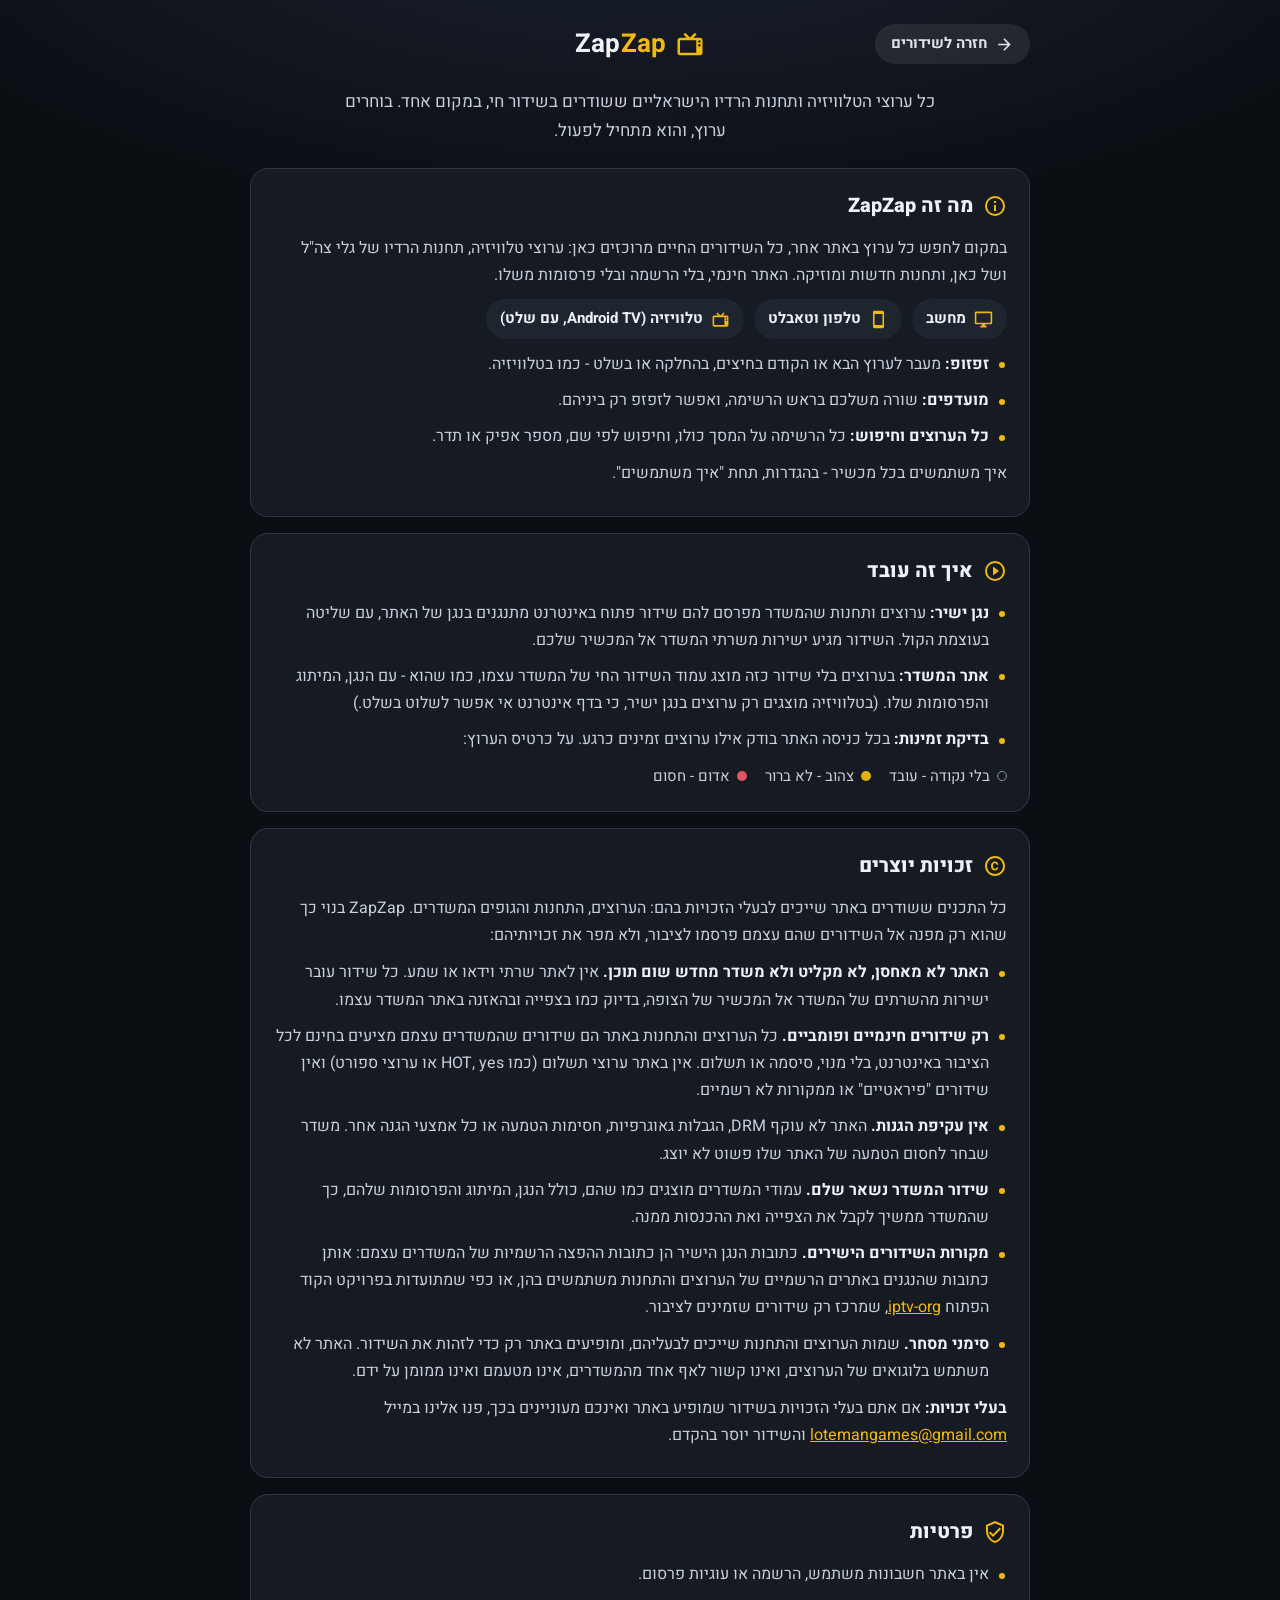
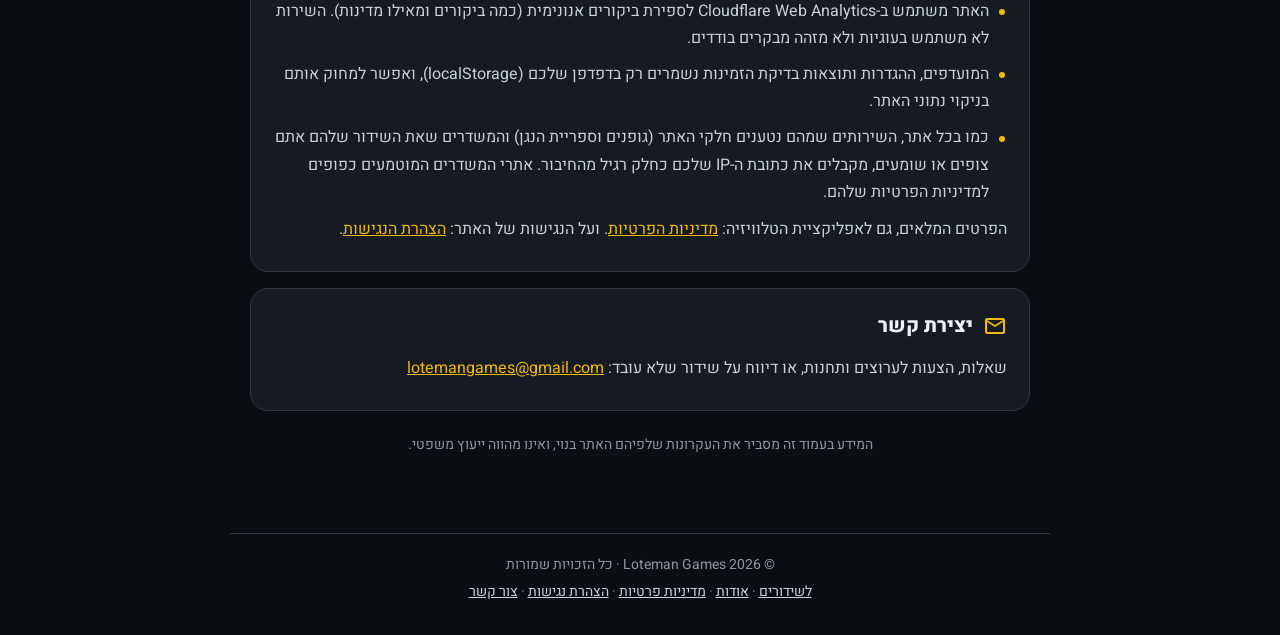
<file: about.html>
<!DOCTYPE html>
<html lang="he" dir="rtl">
<head>
<meta charset="UTF-8">
<meta name="viewport" content="width=device-width, initial-scale=1.0">
<title>אודות - ZapZap</title>
<meta name="description" content="מה זה ZapZap, איך הוא עובד ועל אילו מכשירים, מאיפה מגיעים השידורים, זכויות יוצרים, פרטיות ויצירת קשר.">
<link rel="canonical" href="https://zapzap.loteman.com/about">
<meta property="og:type" content="website">
<meta property="og:site_name" content="ZapZap">
<meta property="og:title" content="אודות - ZapZap">
<meta property="og:description" content="מה זה ZapZap, איך הוא עובד ועל אילו מכשירים, מאיפה מגיעים השידורים, זכויות יוצרים, פרטיות ויצירת קשר.">
<meta property="og:url" content="https://zapzap.loteman.com/about">
<meta property="og:image" content="https://zapzap.loteman.com/og-image.png">
<meta property="og:image:width" content="1200">
<meta property="og:image:height" content="630">
<meta property="og:image:alt" content="הלוגו של ZapZap - טלוויזיה ורדיו ישראליים בשידור חי">
<meta property="og:locale" content="he_IL">
<meta name="twitter:card" content="summary_large_image">
<meta name="theme-color" content="#0b0e13">
<link rel="icon" type="image/png" sizes="192x192" href="icons/icon-192.png">
<link rel="preconnect" href="https://fonts.googleapis.com">
<link href="https://fonts.googleapis.com/css2?family=Heebo:wght@400;500;700;800;900&display=swap" rel="stylesheet">
<link rel="stylesheet" href="page.css?v=2">
<script src="page.js?v=2"></script>
</head>
<body>

<!-- Material Design Icons (Apache-2.0), as in the interface -->
<svg width="0" height="0" style="position:absolute" aria-hidden="true">
  <symbol id="i-tv" viewBox="0 0 24 24"><path d="M8.16 3L6.75 4.41L9.34 7H4c-1.11 0-2 .89-2 2v10c0 1.11.89 2 2 2h16c1.11 0 2-.89 2-2V9c0-1.11-.89-2-2-2h-5.34l2.59-2.59L15.84 3L12 6.84zM4 9h13v10H4zm15.5 0a1 1 0 0 1 1 1a1 1 0 0 1-1 1a1 1 0 0 1-1-1a1 1 0 0 1 1-1m0 3a1 1 0 0 1 1 1a1 1 0 0 1-1 1a1 1 0 0 1-1-1a1 1 0 0 1 1-1"/></symbol>
  <symbol id="i-back" viewBox="0 0 24 24"><path d="M4 11v2h12l-5.5 5.5l1.42 1.42L19.84 12l-7.92-7.92L10.5 5.5L16 11z"/></symbol>
  <symbol id="i-info" viewBox="0 0 24 24"><path d="M11 9h2V7h-2m1 13c-4.41 0-8-3.59-8-8s3.59-8 8-8s8 3.59 8 8s-3.59 8-8 8m0-18A10 10 0 0 0 2 12a10 10 0 0 0 10 10a10 10 0 0 0 10-10A10 10 0 0 0 12 2m-1 15h2v-6h-2z"/></symbol>
  <symbol id="i-play" viewBox="0 0 24 24"><path d="M10 16.5l6-4.5l-6-4.5M12 20c-4.41 0-8-3.59-8-8s3.59-8 8-8s8 3.59 8 8s-3.59 8-8 8m0-18A10 10 0 0 0 2 12a10 10 0 0 0 10 10a10 10 0 0 0 10-10A10 10 0 0 0 12 2"/></symbol>
  <symbol id="i-star" viewBox="0 0 24 24"><path d="M12 17.27L18.18 21l-1.64-7.03L22 9.24l-7.19-.62L12 2L9.19 8.62L2 9.24l5.45 4.73L5.82 21z"/></symbol>
  <symbol id="i-copyright" viewBox="0 0 24 24"><path d="M10.08 10.86c.05-.33.16-.62.3-.87s.34-.46.59-.62c.24-.15.54-.22.91-.23c.23.01.44.05.63.13c.2.09.38.21.52.36s.25.33.34.53s.13.42.14.64h1.79c-.02-.47-.11-.9-.28-1.29s-.4-.73-.7-1.01s-.66-.5-1.08-.66s-.88-.23-1.39-.23c-.65 0-1.22.11-1.7.34s-.88.53-1.2.92s-.56.84-.71 1.36S8 11.29 8 11.87v.27c0 .58.08 1.12.23 1.64s.39.97.71 1.35s.72.69 1.2.91s1.05.34 1.7.34c.47 0 .91-.08 1.32-.23s.77-.36 1.08-.63s.56-.58.74-.94s.29-.74.3-1.15h-1.79c-.01.21-.06.4-.15.58s-.21.33-.36.46s-.32.23-.52.3c-.19.07-.39.09-.6.1c-.36-.01-.66-.08-.89-.23c-.25-.16-.45-.37-.59-.62s-.25-.55-.3-.88s-.08-.67-.08-1v-.27c0-.35.03-.68.08-1.01M12 2C6.48 2 2 6.48 2 12s4.48 10 10 10s10-4.48 10-10S17.52 2 12 2m0 18c-4.41 0-8-3.59-8-8s3.59-8 8-8s8 3.59 8 8s-3.59 8-8 8"/></symbol>
  <symbol id="i-shield" viewBox="0 0 24 24"><path d="M21 11c0 5.55-3.84 10.74-9 12c-5.16-1.26-9-6.45-9-12V5l9-4l9 4zm-9 10c3.75-1 7-5.46 7-9.78V6.3l-7-3.12L5 6.3v4.92C5 15.54 8.25 20 12 21m-2-4l-4-4l1.41-1.41L10 14.17l6.59-6.59L18 9"/></symbol>
  <symbol id="i-mail" viewBox="0 0 24 24"><path d="M22 6c0-1.1-.9-2-2-2H4c-1.1 0-2 .9-2 2v12c0 1.1.9 2 2 2h16c1.1 0 2-.9 2-2zm-2 0l-8 5l-8-5zm0 12H4V8l8 5l8-5z"/></symbol>
  <symbol id="i-desktop" viewBox="0 0 24 24"><path d="M21 16H3V4h18m0-2H3c-1.11 0-2 .89-2 2v12a2 2 0 0 0 2 2h7v2H8v2h8v-2h-2v-2h7a2 2 0 0 0 2-2V4c0-1.11-.9-2-2-2"/></symbol>
  <symbol id="i-phone" viewBox="0 0 24 24"><path d="M17 19H7V5h10m0-4H7c-1.11 0-2 .89-2 2v18a2 2 0 0 0 2 2h10a2 2 0 0 0 2-2V3a2 2 0 0 0-2-2"/></symbol>
</svg>

<header class="top">
  <a class="back" href="./"><svg class="icon"><use href="#i-back"/></svg><span>חזרה לשידורים</span></a>
  <a class="logo" href="./" title="לשידורים"><svg class="icon"><use href="#i-tv"/></svg><b>Zap<span>Zap</span></b></a>
</header>

<main>
  <p class="intro">כל ערוצי הטלוויזיה ותחנות הרדיו הישראליים ששודרים בשידור חי, במקום אחד. בוחרים ערוץ, והוא מתחיל לפעול.</p>
  <p class="tv-hint">"חזור" בשלט - חזרה לשידורים · ▲▼ - גלילה</p>

  <section>
    <h2><svg class="icon"><use href="#i-info"/></svg>מה זה ZapZap</h2>
    <p>במקום לחפש כל ערוץ באתר אחר, כל השידורים החיים מרוכזים כאן: ערוצי טלוויזיה, תחנות הרדיו של גלי צה"ל ושל כאן, ותחנות חדשות ומוזיקה. האתר חינמי, בלי הרשמה ובלי פרסומות משלו.</p>
    <div class="devices">
      <span class="device"><svg class="icon"><use href="#i-desktop"/></svg>מחשב</span>
      <span class="device"><svg class="icon"><use href="#i-phone"/></svg>טלפון וטאבלט</span>
      <span class="device"><svg class="icon"><use href="#i-tv"/></svg>טלוויזיה (Android TV, עם שלט)</span>
    </div>
    <ul>
      <li><strong>זפזופ:</strong> מעבר לערוץ הבא או הקודם בחיצים, בהחלקה או בשלט - כמו בטלוויזיה.</li>
      <li><strong>מועדפים:</strong> שורה משלכם בראש הרשימה, ואפשר לזפזפ רק ביניהם.</li>
      <li><strong>כל הערוצים וחיפוש:</strong> כל הרשימה על המסך כולו, וחיפוש לפי שם, מספר אפיק או תדר.</li>
    </ul>
    <p>איך משתמשים בכל מכשיר - בהגדרות, תחת "איך משתמשים".</p>
  </section>

  <section>
    <h2><svg class="icon"><use href="#i-play"/></svg>איך זה עובד</h2>
    <ul>
      <li><strong>נגן ישיר:</strong> ערוצים ותחנות שהמשדר מפרסם להם שידור פתוח באינטרנט מתנגנים בנגן של האתר, עם שליטה בעוצמת הקול. השידור מגיע ישירות משרתי המשדר אל המכשיר שלכם.</li>
      <li><strong>אתר המשדר:</strong> בערוצים בלי שידור כזה מוצג עמוד השידור החי של המשדר עצמו, כמו שהוא - עם הנגן, המיתוג והפרסומות שלו. (בטלוויזיה מוצגים רק ערוצים בנגן ישיר, כי בדף אינטרנט אי אפשר לשלוט בשלט.)</li>
      <li><strong>בדיקת זמינות:</strong> בכל כניסה האתר בודק אילו ערוצים זמינים כרגע. על כרטיס הערוץ:</li>
    </ul>
    <div class="dots">
      <span class="dot-item"><span class="dot none"></span>בלי נקודה - עובד</span>
      <span class="dot-item"><span class="dot timeout"></span>צהוב - לא ברור</span>
      <span class="dot-item"><span class="dot blocked"></span>אדום - חסום</span>
    </div>
  </section>

  <section>
    <h2><svg class="icon"><use href="#i-copyright"/></svg>זכויות יוצרים</h2>
    <p>כל התכנים ששודרים באתר שייכים לבעלי הזכויות בהם: הערוצים, התחנות והגופים המשדרים. ZapZap בנוי כך שהוא רק מפנה אל השידורים שהם עצמם פרסמו לציבור, ולא מפר את זכויותיהם:</p>
    <ul>
      <li><strong>האתר לא מאחסן, לא מקליט ולא משדר מחדש שום תוכן.</strong> אין לאתר שרתי וידאו או שמע. כל שידור עובר ישירות מהשרתים של המשדר אל המכשיר של הצופה, בדיוק כמו בצפייה ובהאזנה באתר המשדר עצמו.</li>
      <li><strong>רק שידורים חינמיים ופומביים.</strong> כל הערוצים והתחנות באתר הם שידורים שהמשדרים עצמם מציעים בחינם לכל הציבור באינטרנט, בלי מנוי, סיסמה או תשלום. אין באתר ערוצי תשלום (כמו HOT, yes או ערוצי ספורט) ואין שידורים "פיראטיים" או ממקורות לא רשמיים.</li>
      <li><strong>אין עקיפת הגנות.</strong> האתר לא עוקף DRM, הגבלות גאוגרפיות, חסימות הטמעה או כל אמצעי הגנה אחר. משדר שבחר לחסום הטמעה של האתר שלו פשוט לא יוצג.</li>
      <li><strong>שידור המשדר נשאר שלם.</strong> עמודי המשדרים מוצגים כמו שהם, כולל הנגן, המיתוג והפרסומות שלהם, כך שהמשדר ממשיך לקבל את הצפייה ואת ההכנסות ממנה.</li>
      <li><strong>מקורות השידורים הישירים.</strong> כתובות הנגן הישיר הן כתובות ההפצה הרשמיות של המשדרים עצמם: אותן כתובות שהנגנים באתרים הרשמיים של הערוצים והתחנות משתמשים בהן, או כפי שמתועדות בפרויקט הקוד הפתוח <a href="https://github.com/iptv-org/iptv" target="_blank" rel="noopener">iptv-org</a>, שמרכז רק שידורים שזמינים לציבור.</li>
      <li><strong>סימני מסחר.</strong> שמות הערוצים והתחנות שייכים לבעליהם, ומופיעים באתר רק כדי לזהות את השידור. האתר לא משתמש בלוגואים של הערוצים, ואינו קשור לאף אחד מהמשדרים, אינו מטעמם ואינו ממומן על ידם.</li>
    </ul>
    <p><strong>בעלי זכויות:</strong> אם אתם בעלי הזכויות בשידור שמופיע באתר ואינכם מעוניינים בכך, פנו אלינו במייל <a href="mailto:lotemangames@gmail.com">lotemangames@gmail.com</a> והשידור יוסר בהקדם.</p>
  </section>

  <section>
    <h2><svg class="icon"><use href="#i-shield"/></svg>פרטיות</h2>
    <ul>
      <li>אין באתר חשבונות משתמש, הרשמה או עוגיות פרסום.</li>
      <li>האתר משתמש ב-Cloudflare Web Analytics לספירת ביקורים אנונימית (כמה ביקורים ומאילו מדינות). השירות לא משתמש בעוגיות ולא מזהה מבקרים בודדים.</li>
      <li>המועדפים, ההגדרות ותוצאות בדיקת הזמינות נשמרים רק בדפדפן שלכם (localStorage), ואפשר למחוק אותם בניקוי נתוני האתר.</li>
      <li>כמו בכל אתר, השירותים שמהם נטענים חלקי האתר (גופנים וספריית הנגן) והמשדרים שאת השידור שלהם אתם צופים או שומעים, מקבלים את כתובת ה-IP שלכם כחלק רגיל מהחיבור. אתרי המשדרים המוטמעים כפופים למדיניות הפרטיות שלהם.</li>
    </ul>
    <p>הפרטים המלאים, גם לאפליקציית הטלוויזיה: <a href="privacy.html" data-page>מדיניות הפרטיות</a>. ועל הנגישות של האתר: <a href="accessibility.html" data-page>הצהרת הנגישות</a>.</p>
  </section>

  <section>
    <h2><svg class="icon"><use href="#i-mail"/></svg>יצירת קשר</h2>
    <p>שאלות, הצעות לערוצים ותחנות, או דיווח על שידור שלא עובד: <a href="mailto:lotemangames@gmail.com">lotemangames@gmail.com</a></p>
  </section>

  <p class="note">המידע בעמוד זה מסביר את העקרונות שלפיהם האתר בנוי, ואינו מהווה ייעוץ משפטי.</p>
</main>

<footer class="site-footer">
  <div>© <span class="year">2026</span> Loteman Games · כל הזכויות שמורות</div>
  <nav>
    <a href="./">לשידורים</a> ·
    <a href="about.html" data-page>אודות</a> ·
    <a href="privacy.html" data-page>מדיניות פרטיות</a> ·
    <a href="accessibility.html" data-page>הצהרת נגישות</a> ·
    <a href="mailto:lotemangames@gmail.com">צור קשר</a>
  </nav>
</footer>

</body>
</html>
</file>
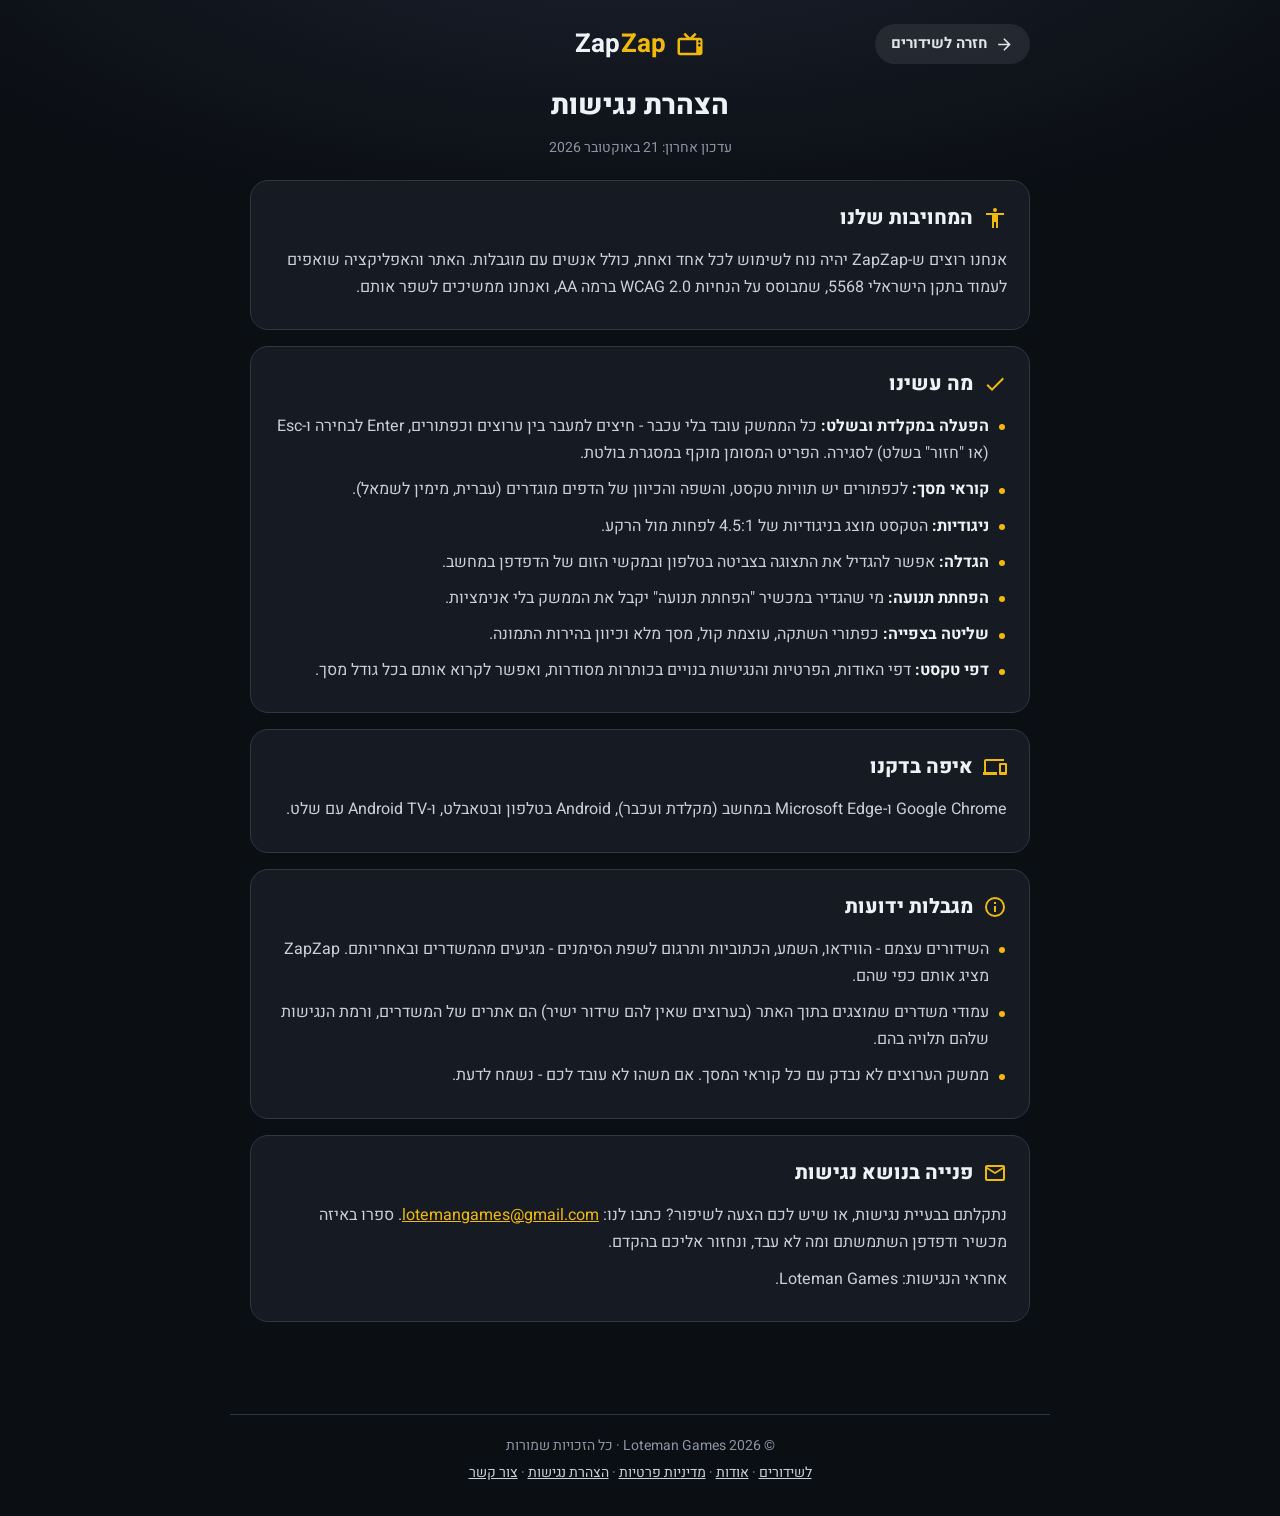
<file: accessibility.html>
<!DOCTYPE html>
<html lang="he" dir="rtl">
<head>
<meta charset="UTF-8">
<meta name="viewport" content="width=device-width, initial-scale=1.0">
<title>הצהרת נגישות - ZapZap</title>
<meta name="description" content="הצהרת הנגישות של ZapZap: מה נעשה כדי שהאתר והאפליקציה יהיו נגישים, על אילו מכשירים נבדקו, מגבלות ידועות ואיך פונים אלינו בנושא נגישות.">
<link rel="canonical" href="https://zapzap.loteman.com/accessibility">
<meta property="og:type" content="website">
<meta property="og:site_name" content="ZapZap">
<meta property="og:title" content="הצהרת נגישות - ZapZap">
<meta property="og:description" content="הצהרת הנגישות של ZapZap: מה נעשה כדי שהאתר והאפליקציה יהיו נגישים, על אילו מכשירים נבדקו, מגבלות ידועות ואיך פונים אלינו בנושא נגישות.">
<meta property="og:url" content="https://zapzap.loteman.com/accessibility">
<meta property="og:image" content="https://zapzap.loteman.com/og-image.png">
<meta property="og:image:width" content="1200">
<meta property="og:image:height" content="630">
<meta property="og:image:alt" content="הלוגו של ZapZap - טלוויזיה ורדיו ישראליים בשידור חי">
<meta property="og:locale" content="he_IL">
<meta name="twitter:card" content="summary_large_image">
<meta name="theme-color" content="#0b0e13">
<link rel="icon" type="image/png" sizes="192x192" href="icons/icon-192.png">
<link rel="preconnect" href="https://fonts.googleapis.com">
<link href="https://fonts.googleapis.com/css2?family=Heebo:wght@400;500;700;800;900&display=swap" rel="stylesheet">
<link rel="stylesheet" href="page.css?v=2">
<script src="page.js?v=2"></script>
</head>
<body>

<!-- Material Design Icons (Apache-2.0), as in the interface -->
<svg width="0" height="0" style="position:absolute" aria-hidden="true">
  <symbol id="i-tv" viewBox="0 0 24 24"><path d="M8.16 3L6.75 4.41L9.34 7H4c-1.11 0-2 .89-2 2v10c0 1.11.89 2 2 2h16c1.11 0 2-.89 2-2V9c0-1.11-.89-2-2-2h-5.34l2.59-2.59L15.84 3L12 6.84zM4 9h13v10H4zm15.5 0a1 1 0 0 1 1 1a1 1 0 0 1-1 1a1 1 0 0 1-1-1a1 1 0 0 1 1-1m0 3a1 1 0 0 1 1 1a1 1 0 0 1-1 1a1 1 0 0 1-1-1a1 1 0 0 1 1-1"/></symbol>
  <symbol id="i-back" viewBox="0 0 24 24"><path d="M4 11v2h12l-5.5 5.5l1.42 1.42L19.84 12l-7.92-7.92L10.5 5.5L16 11z"/></symbol>
  <symbol id="i-access" viewBox="0 0 24 24"><path d="M21 9h-6v13h-2v-6h-2v6H9V9H3V7h18M12 2a2 2 0 0 1 2 2a2 2 0 0 1-2 2c-1.11 0-2-.9-2-2a2 2 0 0 1 2-2"/></symbol>
  <symbol id="i-check" viewBox="0 0 24 24"><path d="M21 7L9 19l-5.5-5.5l1.41-1.41L9 16.17L19.59 5.59z"/></symbol>
  <symbol id="i-devices" viewBox="0 0 24 24"><path d="M3 6h18V4H3c-1.1 0-2 .9-2 2v11H0v3h14v-3H3m20-9h-6a1 1 0 0 0-1 1v10a1 1 0 0 0 1 1h6a1 1 0 0 0 1-1V9a1 1 0 0 0-1-1m-1 9h-4v-7h4z"/></symbol>
  <symbol id="i-info" viewBox="0 0 24 24"><path d="M11 9h2V7h-2m1 13c-4.41 0-8-3.59-8-8s3.59-8 8-8s8 3.59 8 8s-3.59 8-8 8m0-18A10 10 0 0 0 2 12a10 10 0 0 0 10 10a10 10 0 0 0 10-10A10 10 0 0 0 12 2m-1 15h2v-6h-2z"/></symbol>
  <symbol id="i-mail" viewBox="0 0 24 24"><path d="M22 6c0-1.1-.9-2-2-2H4c-1.1 0-2 .9-2 2v12c0 1.1.9 2 2 2h16c1.1 0 2-.9 2-2zm-2 0l-8 5l-8-5zm0 12H4V8l8 5l8-5z"/></symbol>
</svg>

<header class="top">
  <a class="back" href="./"><svg class="icon"><use href="#i-back"/></svg><span>חזרה לשידורים</span></a>
  <a class="logo" href="./" title="לשידורים"><svg class="icon"><use href="#i-tv"/></svg><b>Zap<span>Zap</span></b></a>
</header>

<main>
  <h1 class="page-title">הצהרת נגישות</h1>
  <p class="updated">עדכון אחרון: 21 באוקטובר 2026</p>
  <p class="tv-hint">"חזור" בשלט - חזרה לשידורים · ▲▼ - גלילה</p>

  <section>
    <h2><svg class="icon"><use href="#i-access"/></svg>המחויבות שלנו</h2>
    <p>אנחנו רוצים ש-ZapZap יהיה נוח לשימוש לכל אחד ואחת, כולל אנשים עם מוגבלות. האתר והאפליקציה שואפים לעמוד בתקן הישראלי 5568, שמבוסס על הנחיות WCAG 2.0 ברמה AA, ואנחנו ממשיכים לשפר אותם.</p>
  </section>

  <section>
    <h2><svg class="icon"><use href="#i-check"/></svg>מה עשינו</h2>
    <ul>
      <li><strong>הפעלה במקלדת ובשלט:</strong> כל הממשק עובד בלי עכבר - חיצים למעבר בין ערוצים וכפתורים, Enter לבחירה ו-Esc (או "חזור" בשלט) לסגירה. הפריט המסומן מוקף במסגרת בולטת.</li>
      <li><strong>קוראי מסך:</strong> לכפתורים יש תוויות טקסט, והשפה והכיוון של הדפים מוגדרים (עברית, מימין לשמאל).</li>
      <li><strong>ניגודיות:</strong> הטקסט מוצג בניגודיות של 4.5:1 לפחות מול הרקע.</li>
      <li><strong>הגדלה:</strong> אפשר להגדיל את התצוגה בצביטה בטלפון ובמקשי הזום של הדפדפן במחשב.</li>
      <li><strong>הפחתת תנועה:</strong> מי שהגדיר במכשיר "הפחתת תנועה" יקבל את הממשק בלי אנימציות.</li>
      <li><strong>שליטה בצפייה:</strong> כפתורי השתקה, עוצמת קול, מסך מלא וכיוון בהירות התמונה.</li>
      <li><strong>דפי טקסט:</strong> דפי האודות, הפרטיות והנגישות בנויים בכותרות מסודרות, ואפשר לקרוא אותם בכל גודל מסך.</li>
    </ul>
  </section>

  <section>
    <h2><svg class="icon"><use href="#i-devices"/></svg>איפה בדקנו</h2>
    <p>Google Chrome ו-Microsoft Edge במחשב (מקלדת ועכבר), Android בטלפון ובטאבלט, ו-Android TV עם שלט.</p>
  </section>

  <section>
    <h2><svg class="icon"><use href="#i-info"/></svg>מגבלות ידועות</h2>
    <ul>
      <li>השידורים עצמם - הווידאו, השמע, הכתוביות ותרגום לשפת הסימנים - מגיעים מהמשדרים ובאחריותם. ZapZap מציג אותם כפי שהם.</li>
      <li>עמודי משדרים שמוצגים בתוך האתר (בערוצים שאין להם שידור ישיר) הם אתרים של המשדרים, ורמת הנגישות שלהם תלויה בהם.</li>
      <li>ממשק הערוצים לא נבדק עם כל קוראי המסך. אם משהו לא עובד לכם - נשמח לדעת.</li>
    </ul>
  </section>

  <section>
    <h2><svg class="icon"><use href="#i-mail"/></svg>פנייה בנושא נגישות</h2>
    <p>נתקלתם בבעיית נגישות, או שיש לכם הצעה לשיפור? כתבו לנו: <a href="mailto:lotemangames@gmail.com">lotemangames@gmail.com</a>. ספרו באיזה מכשיר ודפדפן השתמשתם ומה לא עבד, ונחזור אליכם בהקדם.</p>
    <p>אחראי הנגישות: Loteman Games.</p>
  </section>
</main>

<footer class="site-footer">
  <div>© <span class="year">2026</span> Loteman Games · כל הזכויות שמורות</div>
  <nav>
    <a href="./">לשידורים</a> ·
    <a href="about.html" data-page>אודות</a> ·
    <a href="privacy.html" data-page>מדיניות פרטיות</a> ·
    <a href="accessibility.html" data-page>הצהרת נגישות</a> ·
    <a href="mailto:lotemangames@gmail.com">צור קשר</a>
  </nav>
</footer>

</body>
</html>
</file>
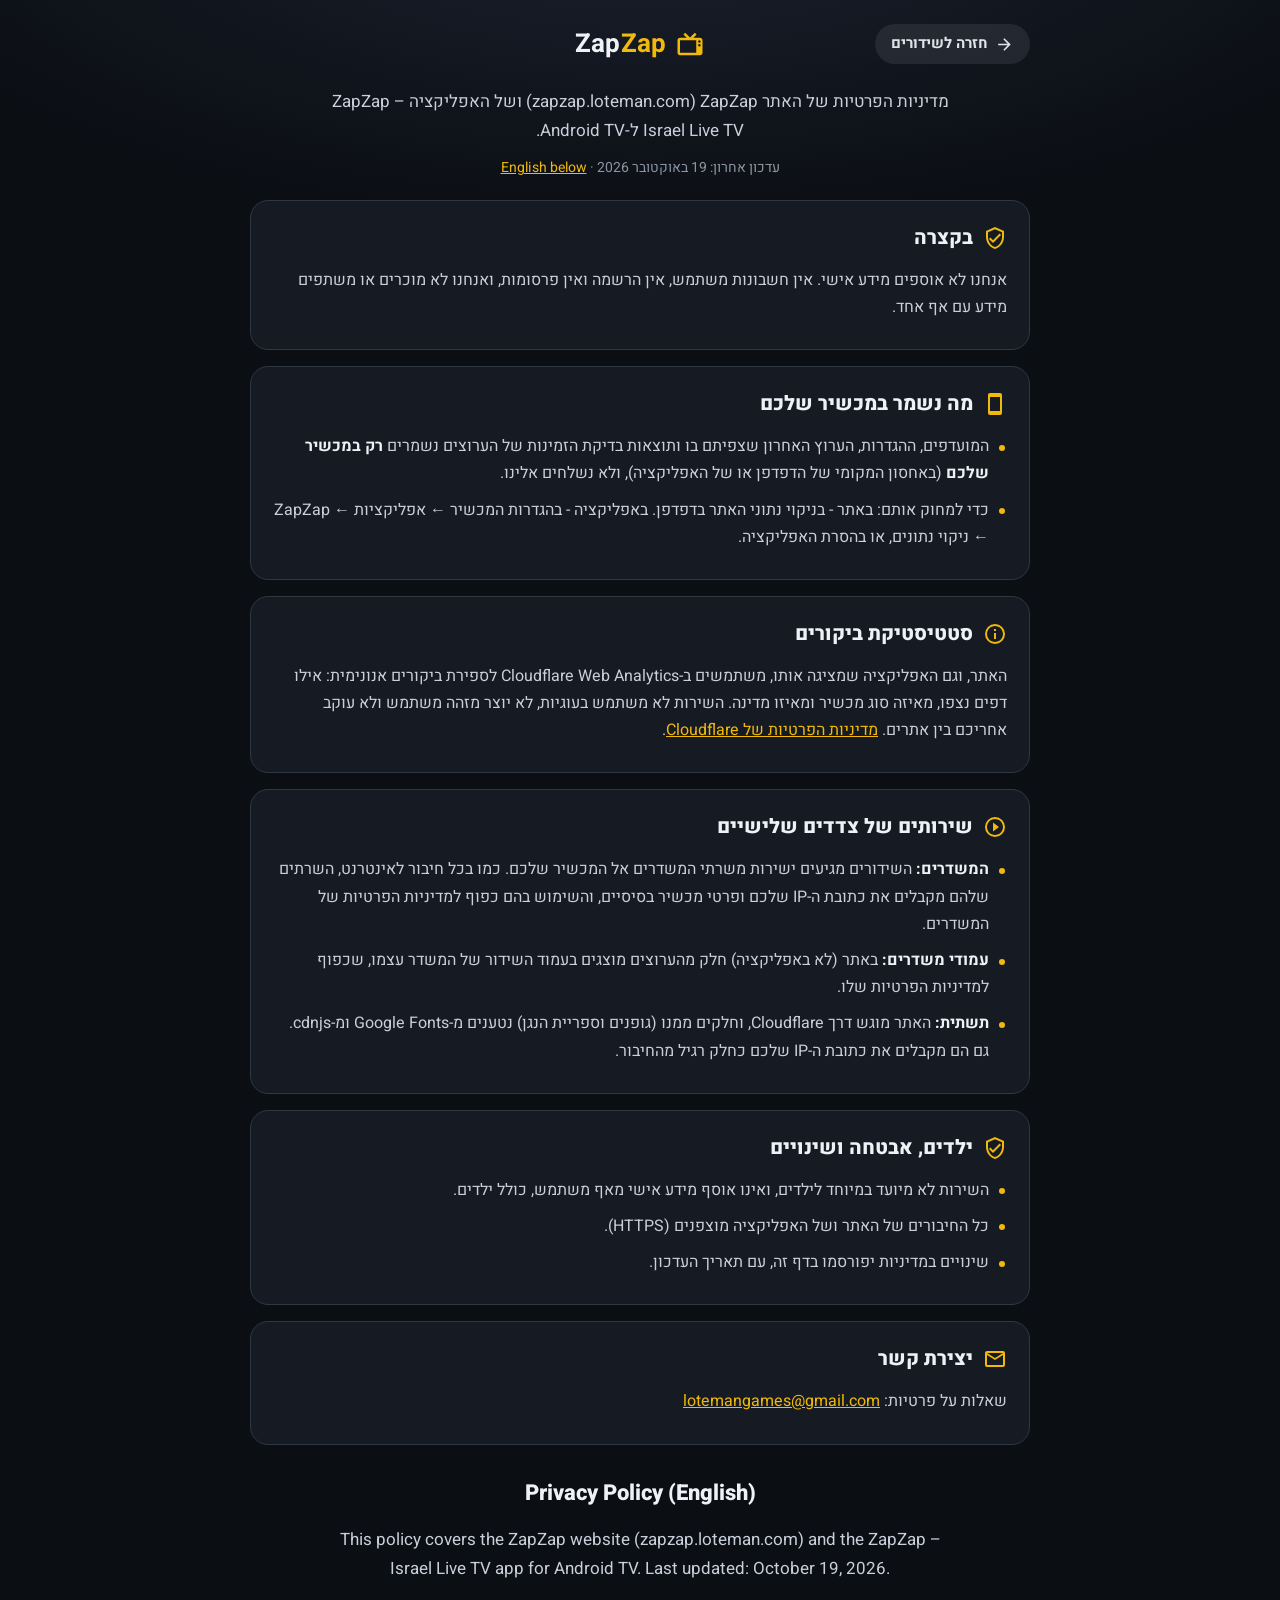
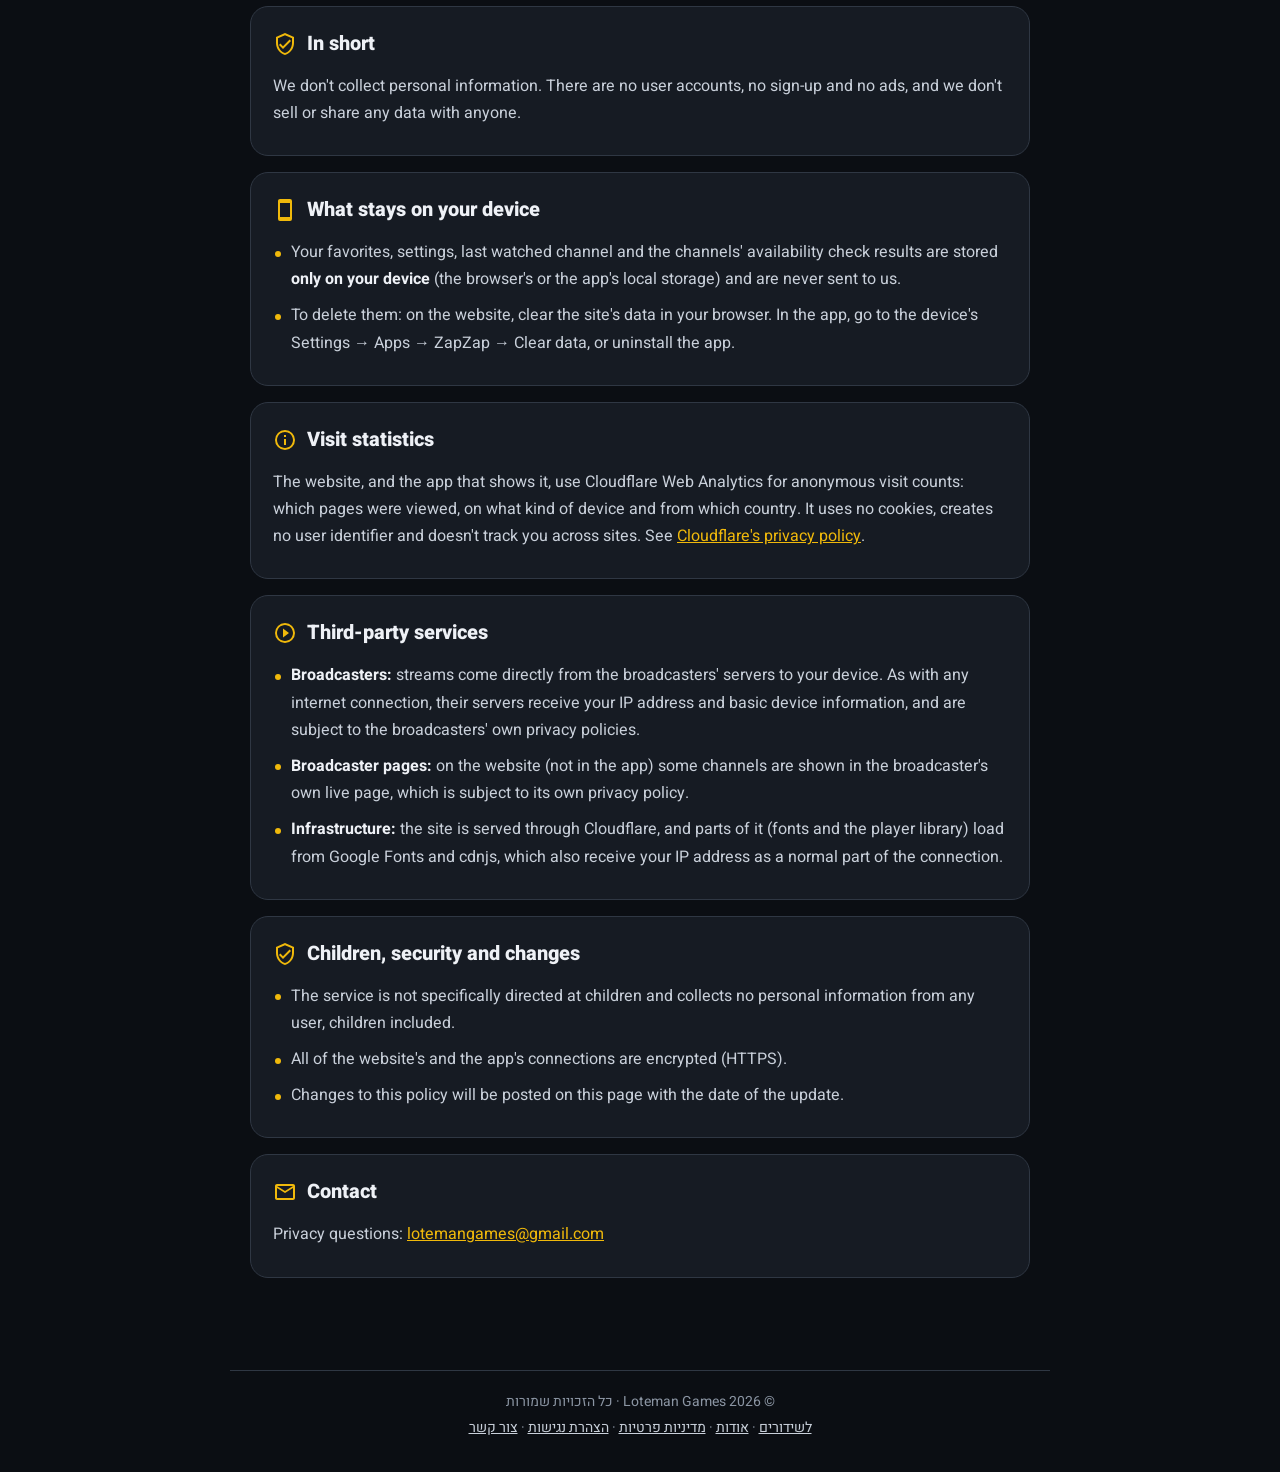
<file: privacy.html>
<!DOCTYPE html>
<html lang="he" dir="rtl">
<head>
<meta charset="UTF-8">
<meta name="viewport" content="width=device-width, initial-scale=1.0">
<title>מדיניות פרטיות - ZapZap</title>
<meta name="description" content="מדיניות הפרטיות של האתר והאפליקציה ZapZap: מה נשמר במכשיר, סטטיסטיקת ביקורים אנונימית, שירותי צד שלישי ויצירת קשר.">
<link rel="canonical" href="https://zapzap.loteman.com/privacy">
<meta property="og:type" content="website">
<meta property="og:site_name" content="ZapZap">
<meta property="og:title" content="מדיניות פרטיות - ZapZap">
<meta property="og:description" content="מדיניות הפרטיות של האתר והאפליקציה ZapZap: מה נשמר במכשיר, סטטיסטיקת ביקורים אנונימית, שירותי צד שלישי ויצירת קשר.">
<meta property="og:url" content="https://zapzap.loteman.com/privacy">
<meta property="og:image" content="https://zapzap.loteman.com/og-image.png">
<meta property="og:image:width" content="1200">
<meta property="og:image:height" content="630">
<meta property="og:image:alt" content="הלוגו של ZapZap - טלוויזיה ורדיו ישראליים בשידור חי">
<meta property="og:locale" content="he_IL">
<meta name="twitter:card" content="summary_large_image">
<meta name="theme-color" content="#0b0e13">
<link rel="icon" type="image/png" sizes="192x192" href="icons/icon-192.png">
<link rel="preconnect" href="https://fonts.googleapis.com">
<link href="https://fonts.googleapis.com/css2?family=Heebo:wght@400;500;700;800;900&display=swap" rel="stylesheet">
<link rel="stylesheet" href="page.css?v=2">
<script src="page.js?v=2"></script>
</head>
<body>

<!-- Material Design Icons (Apache-2.0), as in the interface -->
<svg width="0" height="0" style="position:absolute" aria-hidden="true">
  <symbol id="i-tv" viewBox="0 0 24 24"><path d="M8.16 3L6.75 4.41L9.34 7H4c-1.11 0-2 .89-2 2v10c0 1.11.89 2 2 2h16c1.11 0 2-.89 2-2V9c0-1.11-.89-2-2-2h-5.34l2.59-2.59L15.84 3L12 6.84zM4 9h13v10H4zm15.5 0a1 1 0 0 1 1 1a1 1 0 0 1-1 1a1 1 0 0 1-1-1a1 1 0 0 1 1-1m0 3a1 1 0 0 1 1 1a1 1 0 0 1-1 1a1 1 0 0 1-1-1a1 1 0 0 1 1-1"/></symbol>
  <symbol id="i-back" viewBox="0 0 24 24"><path d="M4 11v2h12l-5.5 5.5l1.42 1.42L19.84 12l-7.92-7.92L10.5 5.5L16 11z"/></symbol>
  <symbol id="i-info" viewBox="0 0 24 24"><path d="M11 9h2V7h-2m1 13c-4.41 0-8-3.59-8-8s3.59-8 8-8s8 3.59 8 8s-3.59 8-8 8m0-18A10 10 0 0 0 2 12a10 10 0 0 0 10 10a10 10 0 0 0 10-10A10 10 0 0 0 12 2m-1 15h2v-6h-2z"/></symbol>
  <symbol id="i-shield" viewBox="0 0 24 24"><path d="M21 11c0 5.55-3.84 10.74-9 12c-5.16-1.26-9-6.45-9-12V5l9-4l9 4zm-9 10c3.75-1 7-5.46 7-9.78V6.3l-7-3.12L5 6.3v4.92C5 15.54 8.25 20 12 21m-2-4l-4-4l1.41-1.41L10 14.17l6.59-6.59L18 9"/></symbol>
  <symbol id="i-mail" viewBox="0 0 24 24"><path d="M22 6c0-1.1-.9-2-2-2H4c-1.1 0-2 .9-2 2v12c0 1.1.9 2 2 2h16c1.1 0 2-.9 2-2zm-2 0l-8 5l-8-5zm0 12H4V8l8 5l8-5z"/></symbol>
  <symbol id="i-phone" viewBox="0 0 24 24"><path d="M17 19H7V5h10m0-4H7c-1.11 0-2 .89-2 2v18a2 2 0 0 0 2 2h10a2 2 0 0 0 2-2V3a2 2 0 0 0-2-2"/></symbol>
  <symbol id="i-play" viewBox="0 0 24 24"><path d="M10 16.5l6-4.5l-6-4.5M12 20c-4.41 0-8-3.59-8-8s3.59-8 8-8s8 3.59 8 8s-3.59 8-8 8m0-18A10 10 0 0 0 2 12a10 10 0 0 0 10 10a10 10 0 0 0 10-10A10 10 0 0 0 12 2"/></symbol>
</svg>

<header class="top">
  <a class="back" href="./"><svg class="icon"><use href="#i-back"/></svg><span>חזרה לשידורים</span></a>
  <a class="logo" href="./" title="לשידורים"><svg class="icon"><use href="#i-tv"/></svg><b>Zap<span>Zap</span></b></a>
</header>

<main>
  <p class="intro">מדיניות הפרטיות של האתר ZapZap ‏(zapzap.loteman.com) ושל האפליקציה ZapZap – Israel Live TV ל-Android TV.</p>
  <p class="updated">עדכון אחרון: 19 באוקטובר 2026 · <a href="#english">English below</a></p>
  <p class="tv-hint">"חזור" בשלט - חזרה לשידורים · ▲▼ - גלילה</p>

  <section>
    <h2><svg class="icon"><use href="#i-shield"/></svg>בקצרה</h2>
    <p>אנחנו לא אוספים מידע אישי. אין חשבונות משתמש, אין הרשמה ואין פרסומות, ואנחנו לא מוכרים או משתפים מידע עם אף אחד.</p>
  </section>

  <section>
    <h2><svg class="icon"><use href="#i-phone"/></svg>מה נשמר במכשיר שלכם</h2>
    <ul>
      <li>המועדפים, ההגדרות, הערוץ האחרון שצפיתם בו ותוצאות בדיקת הזמינות של הערוצים נשמרים <strong>רק במכשיר שלכם</strong> (באחסון המקומי של הדפדפן או של האפליקציה), ולא נשלחים אלינו.</li>
      <li>כדי למחוק אותם: באתר - בניקוי נתוני האתר בדפדפן. באפליקציה - בהגדרות המכשיר ← אפליקציות ← ZapZap ← ניקוי נתונים, או בהסרת האפליקציה.</li>
    </ul>
  </section>

  <section>
    <h2><svg class="icon"><use href="#i-info"/></svg>סטטיסטיקת ביקורים</h2>
    <p>האתר, וגם האפליקציה שמציגה אותו, משתמשים ב-Cloudflare Web Analytics לספירת ביקורים אנונימית: אילו דפים נצפו, מאיזה סוג מכשיר ומאיזו מדינה. השירות לא משתמש בעוגיות, לא יוצר מזהה משתמש ולא עוקב אחריכם בין אתרים. <a href="https://www.cloudflare.com/privacypolicy/" target="_blank" rel="noopener">מדיניות הפרטיות של Cloudflare</a>.</p>
  </section>

  <section>
    <h2><svg class="icon"><use href="#i-play"/></svg>שירותים של צדדים שלישיים</h2>
    <ul>
      <li><strong>המשדרים:</strong> השידורים מגיעים ישירות משרתי המשדרים אל המכשיר שלכם. כמו בכל חיבור לאינטרנט, השרתים שלהם מקבלים את כתובת ה-IP שלכם ופרטי מכשיר בסיסיים, והשימוש בהם כפוף למדיניות הפרטיות של המשדרים.</li>
      <li><strong>עמודי משדרים:</strong> באתר (לא באפליקציה) חלק מהערוצים מוצגים בעמוד השידור של המשדר עצמו, שכפוף למדיניות הפרטיות שלו.</li>
      <li><strong>תשתית:</strong> האתר מוגש דרך Cloudflare, וחלקים ממנו (גופנים וספריית הנגן) נטענים מ-Google Fonts ומ-cdnjs. גם הם מקבלים את כתובת ה-IP שלכם כחלק רגיל מהחיבור.</li>
    </ul>
  </section>

  <section>
    <h2><svg class="icon"><use href="#i-shield"/></svg>ילדים, אבטחה ושינויים</h2>
    <ul>
      <li>השירות לא מיועד במיוחד לילדים, ואינו אוסף מידע אישי מאף משתמש, כולל ילדים.</li>
      <li>כל החיבורים של האתר ושל האפליקציה מוצפנים (HTTPS).</li>
      <li>שינויים במדיניות יפורסמו בדף זה, עם תאריך העדכון.</li>
    </ul>
  </section>

  <section>
    <h2><svg class="icon"><use href="#i-mail"/></svg>יצירת קשר</h2>
    <p>שאלות על פרטיות: <a href="mailto:lotemangames@gmail.com">lotemangames@gmail.com</a></p>
  </section>

  <h2 class="lang-title" id="english" lang="en" dir="ltr">Privacy Policy (English)</h2>
  <div lang="en" dir="ltr">
    <p class="intro">This policy covers the ZapZap website (zapzap.loteman.com) and the ZapZap – Israel Live TV app for Android TV. Last updated: October 19, 2026.</p>

    <section>
      <h2><svg class="icon"><use href="#i-shield"/></svg>In short</h2>
      <p>We don't collect personal information. There are no user accounts, no sign-up and no ads, and we don't sell or share any data with anyone.</p>
    </section>

    <section>
      <h2><svg class="icon"><use href="#i-phone"/></svg>What stays on your device</h2>
      <ul>
        <li>Your favorites, settings, last watched channel and the channels' availability check results are stored <strong>only on your device</strong> (the browser's or the app's local storage) and are never sent to us.</li>
        <li>To delete them: on the website, clear the site's data in your browser. In the app, go to the device's Settings → Apps → ZapZap → Clear data, or uninstall the app.</li>
      </ul>
    </section>

    <section>
      <h2><svg class="icon"><use href="#i-info"/></svg>Visit statistics</h2>
      <p>The website, and the app that shows it, use Cloudflare Web Analytics for anonymous visit counts: which pages were viewed, on what kind of device and from which country. It uses no cookies, creates no user identifier and doesn't track you across sites. See <a href="https://www.cloudflare.com/privacypolicy/" target="_blank" rel="noopener">Cloudflare's privacy policy</a>.</p>
    </section>

    <section>
      <h2><svg class="icon"><use href="#i-play"/></svg>Third-party services</h2>
      <ul>
        <li><strong>Broadcasters:</strong> streams come directly from the broadcasters' servers to your device. As with any internet connection, their servers receive your IP address and basic device information, and are subject to the broadcasters' own privacy policies.</li>
        <li><strong>Broadcaster pages:</strong> on the website (not in the app) some channels are shown in the broadcaster's own live page, which is subject to its own privacy policy.</li>
        <li><strong>Infrastructure:</strong> the site is served through Cloudflare, and parts of it (fonts and the player library) load from Google Fonts and cdnjs, which also receive your IP address as a normal part of the connection.</li>
      </ul>
    </section>

    <section>
      <h2><svg class="icon"><use href="#i-shield"/></svg>Children, security and changes</h2>
      <ul>
        <li>The service is not specifically directed at children and collects no personal information from any user, children included.</li>
        <li>All of the website's and the app's connections are encrypted (HTTPS).</li>
        <li>Changes to this policy will be posted on this page with the date of the update.</li>
      </ul>
    </section>

    <section>
      <h2><svg class="icon"><use href="#i-mail"/></svg>Contact</h2>
      <p>Privacy questions: <a href="mailto:lotemangames@gmail.com">lotemangames@gmail.com</a></p>
    </section>
  </div>
</main>

<footer class="site-footer">
  <div>© <span class="year">2026</span> Loteman Games · כל הזכויות שמורות</div>
  <nav>
    <a href="./">לשידורים</a> ·
    <a href="about.html" data-page>אודות</a> ·
    <a href="privacy.html" data-page>מדיניות פרטיות</a> ·
    <a href="accessibility.html" data-page>הצהרת נגישות</a> ·
    <a href="mailto:lotemangames@gmail.com">צור קשר</a>
  </nav>
</footer>

</body>
</html>
</file>
<file: page.css>
/* The site's text pages (About, Privacy), in the look of its interface
   (tv.css): dark, the logo on top, yellow accents, rounded cards. The
   pages carry their icons inline, like the interface, so they show whole
   on a TV box that's still connecting. */
:root{
  --bg:#0b0e13;
  --card:#161b23;
  --card2:#1f252f;
  --border:#2f3743;
  --text:#eef1f6;
  --soft:#c9d0da;
  --muted:#8b95a3;
  --yellow:#f0b90b;
  --red:#e0555f;
}
*{box-sizing:border-box;}
html,body{margin:0;padding:0;}
body{
  min-height:100vh;
  background:radial-gradient(1200px 500px at 50% -120px, #1b2230, var(--bg) 70%) fixed, var(--bg);
  color:var(--text);
  font-family:'Heebo',sans-serif;
  font-size:16px;
  line-height:1.7;
  -webkit-tap-highlight-color:transparent;
}
.icon{display:inline-block;width:1em;height:1em;flex-shrink:0;fill:currentColor;vertical-align:-.15em;}

.top{
  position:relative;
  display:flex;
  align-items:center;
  justify-content:center;
  max-width:820px;
  margin:0 auto;
  padding:22px 20px 10px;
}
.logo{
  display:flex;
  align-items:center;
  gap:9px;
  font-size:26px;
  font-weight:900;
  letter-spacing:.3px;
  color:var(--text);
  text-decoration:none;
}
.logo span,
.logo .icon{color:var(--yellow);}
.logo .icon{font-size:30px;}
/* like the interface's menu buttons */
.back{
  position:absolute;
  right:20px;
  top:50%;
  transform:translateY(-35%);
  display:inline-flex;
  align-items:center;
  gap:8px;
  height:40px;
  padding:0 16px;
  border-radius:999px;
  background:rgba(255,255,255,.08);
  color:#dfe4ea;
  font-size:15px;
  font-weight:700;
  text-decoration:none;
  transition:background-color .12s ease,color .12s ease;
}
.back:hover,
.back:focus-visible{background:var(--yellow);color:#1a1500;outline:none;}
.back .icon{font-size:19px;}

main{max-width:820px;margin:0 auto;padding:6px 20px 48px;}
.intro{
  text-align:center;
  color:var(--soft);
  font-size:17px;
  margin:6px auto 22px;
  max-width:620px;
}
.tv-hint{display:none;text-align:center;color:var(--muted);font-size:15px;margin:-10px 0 20px;}

section{
  background:var(--card);
  border:1px solid var(--border);
  border-radius:18px;
  padding:20px 22px 18px;
  margin-bottom:16px;
}
h2{
  display:flex;
  align-items:center;
  gap:10px;
  margin:0 0 12px;
  font-size:20px;
  font-weight:800;
}
h2 .icon{color:var(--yellow);font-size:24px;}
p{margin:0 0 10px;color:var(--soft);}
strong{color:var(--text);}
a{color:var(--yellow);}
ul{list-style:none;margin:0 0 10px;padding:0;}
li{
  position:relative;
  margin-bottom:9px;
  padding-inline-start:18px;
  color:var(--soft);
}
li::before{
  content:'';
  position:absolute;
  inset-inline-start:2px;   /* (a section in English is left to right) */
  top:.72em;
  width:6px;
  height:6px;
  border-radius:50%;
  background:var(--yellow);
}

/* the devices it works on */
.devices{display:flex;flex-wrap:wrap;gap:10px;margin:4px 0 12px;}
.device{
  display:inline-flex;
  align-items:center;
  gap:8px;
  padding:7px 14px;
  border-radius:999px;
  background:var(--card2);
  font-size:15px;
  font-weight:700;
}
.device .icon{color:var(--yellow);font-size:19px;}

/* the status dots, as on the channel cards */
.dots{display:flex;flex-wrap:wrap;gap:8px 18px;margin:2px 0 4px;}
.dot-item{display:inline-flex;align-items:center;gap:7px;font-size:15px;color:var(--soft);}
.dot{width:10px;height:10px;border-radius:50%;}
.dot.none{background:transparent;border:1.5px solid var(--muted);}
.dot.timeout{background:#e0b30b;}
.dot.blocked{background:var(--red);}

.note{
  text-align:center;
  color:var(--muted);
  font-size:14px;
  margin:22px auto 0;
  max-width:620px;
}

@media (max-width:560px){
  .top{flex-direction:column;gap:14px;padding-top:18px;}
  .back{position:static;transform:none;align-self:flex-start;}
  section{padding:18px 16px 14px;border-radius:16px;}
  h2{font-size:18px;}
}

/* the TV app: bigger, for a screen across the room; the remote's Back
   key returns (no back button), and up / down scroll (see below) */
html.tv body{font-size:19px;}
html.tv main,
html.tv .top{max-width:1000px;}
html.tv .back{display:none;}
html.tv .tv-hint{display:block;}
html.tv h2{font-size:24px;}
html.tv .intro{font-size:20px;}

/* the Privacy page: a section in each language */
.updated{text-align:center;color:var(--muted);font-size:14px;margin:-12px 0 20px;}
.lang-title{justify-content:center;margin:30px 0 14px;font-size:22px;font-weight:800;}

/* the footer on every text page: copyright and the site's pages */
.site-footer{
  max-width:820px;
  margin:28px auto 0;
  padding:18px 16px 30px;
  border-top:1px solid var(--border);
  text-align:center;
  color:var(--muted);
  font-size:14px;
  line-height:1.9;
}
.site-footer nav a{color:var(--soft);}

/* less motion for those who asked for it in their system settings */
@media (prefers-reduced-motion:reduce){
  *,*::before,*::after{animation-duration:.01ms !important;animation-iteration-count:1 !important;transition-duration:.01ms !important;scroll-behavior:auto !important;}
}

/* a page's own title (Accessibility, 404) */
.page-title{text-align:center;font-size:28px;font-weight:800;margin:0 0 18px;}
html.tv .page-title{font-size:34px;}
</file>
